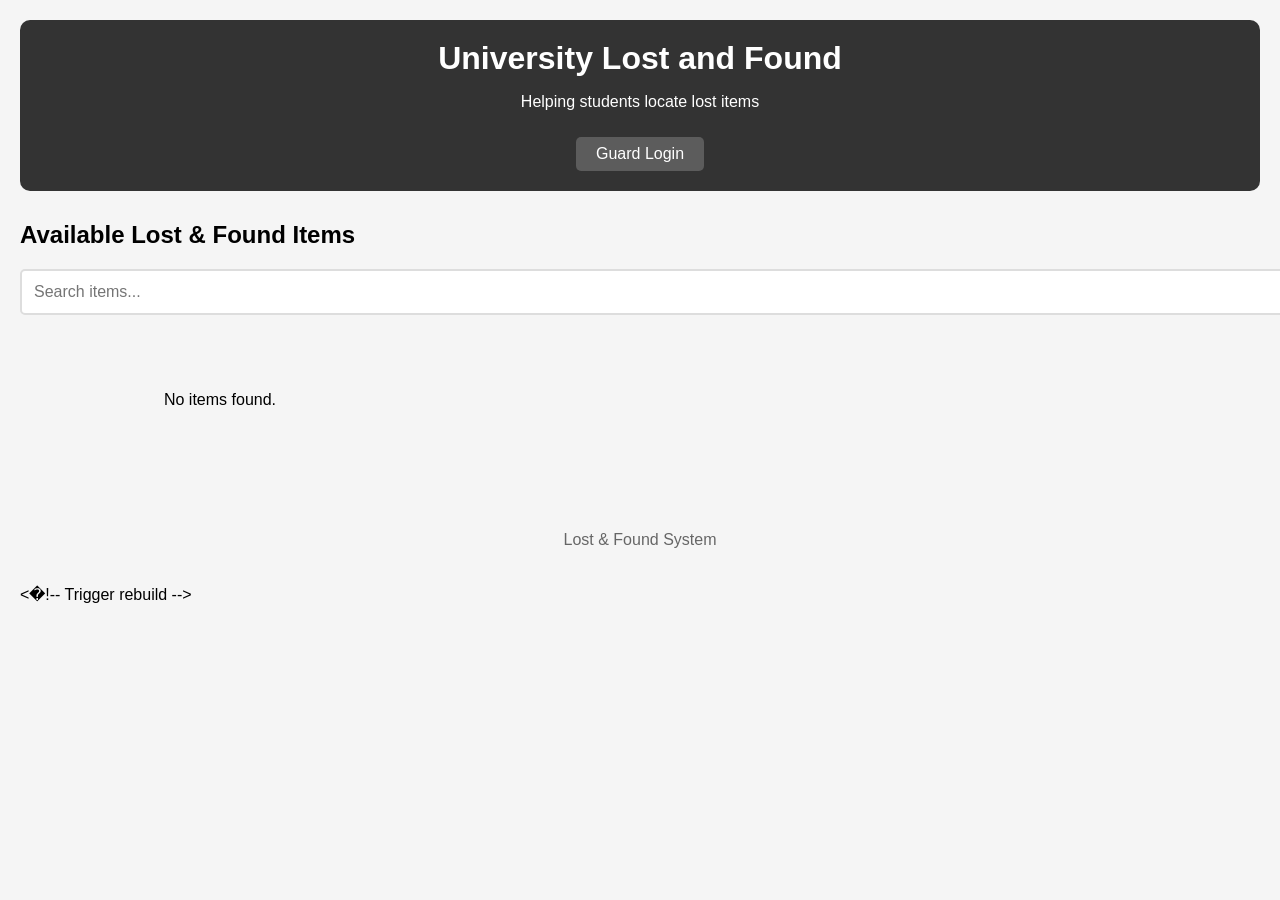
<file: index.html>
<!DOCTYPE html>
<html>

<head>
    <title>University Lost and Found</title>
    <link rel="stylesheet" href="css/style.css">
</head>

<body>
    <header>
        <h1>University Lost and Found</h1>
        <p>Helping students locate lost items</p>
        <a href="Guard.html">Guard Login</a>
    </header>

    <main>
        <section>
            <h2>Available Lost & Found Items</h2>
            
            <div style="margin: 20px 0;">
                <input 
                    id="searchInput" 
                    type="text" 
                    placeholder="Search items..." 
                    onkeyup="searchItems()"
                    style="width: 100%; padding: 12px; border: 2px solid #ddd; border-radius: 5px; font-size: 16px;"
                >
            </div>

            <div class="items-container" id="items-container">
                <!-- Items will appear here -->
            </div>
        </section>
    </main>

    <footer>
        <p>Lost & Found System</p>
    </footer>

    <script src="js/app.js"></script>
</body>

</html>< ! - -   T r i g g e r   r e b u i l d   - - >  
 
</file>
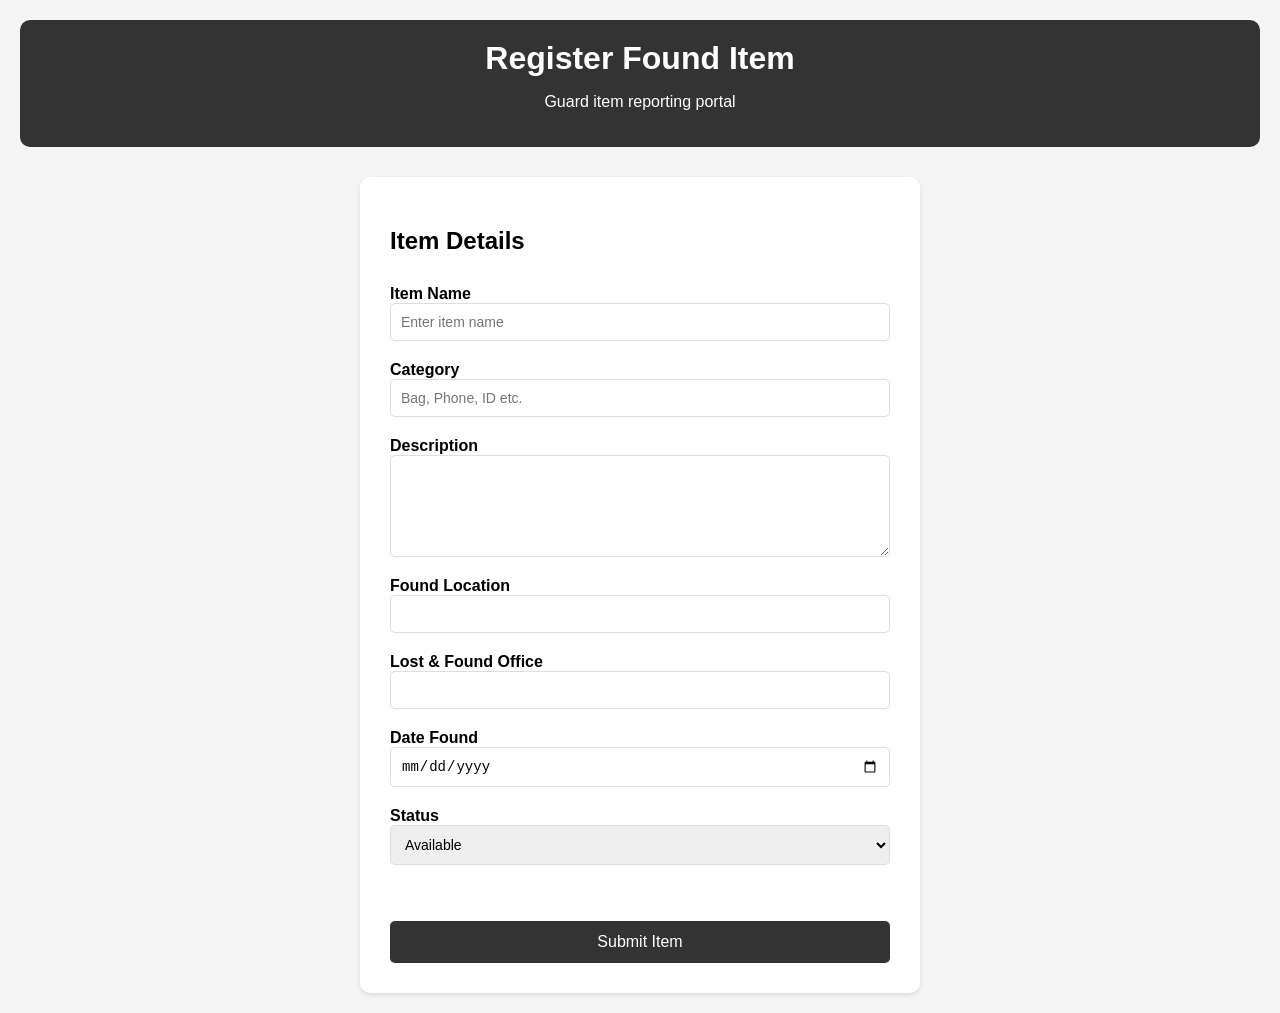
<file: add-item.html>
<!DOCTYPE html>
<html lang="en">

<head>

<meta charset="UTF-8">

<meta name="viewport" content="width=device-width, initial-scale=1.0">

<title>Add Lost Item</title>

<link rel="stylesheet" href="css/style.css">

</head>


<body>


<header>

<h1>Register Found Item</h1>

<p>
Guard item reporting portal
</p>

</header>



<main>


<section class="form-container">


<h2>Item Details</h2>


<form id="itemForm">


<label>
Item Name
</label>

<input 
id="itemName"
type="text"
placeholder="Enter item name">



<label>
Category
</label>

<input 
id="category"
type="text"
placeholder="Bag, Phone, ID etc.">



<label>
Description
</label>

<textarea id="description"></textarea>

<label>
Found Location
</label>

<input 
id="location"
type="text">


<label>
Lost & Found Office
</label>

<input 
id="office"
type="text">

<label>
Date Found
</label>

<input id="dateFound" type="date">



<label>
Status
</label>

<select id="status">

<option>
Available
</option>

<option>
Collected
</option>

</select>


<br><br>


<button type="submit">
Submit Item
</button>


</form>


</section>


</main>



<script src="js/app.js"></script>


</body>

</html>
</file>
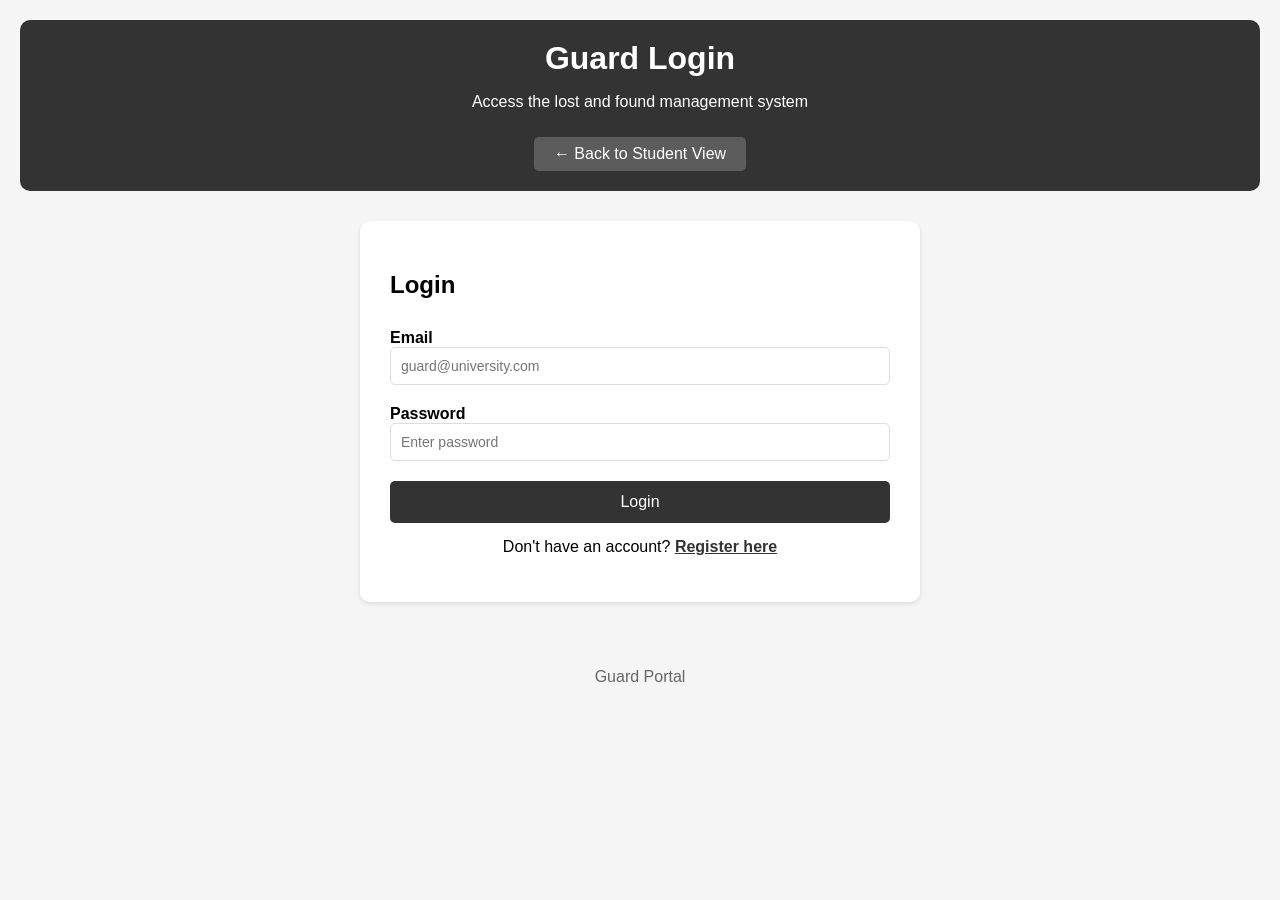
<file: dashboard.html>
<!DOCTYPE html>
<html lang="en">

<head>
    <meta charset="UTF-8">
    <meta name="viewport" content="width=device-width, initial-scale=1.0">
    <title>Guard Dashboard</title>
    <link rel="stylesheet" href="css/style.css">
</head>

<body>
    <header>
        <h1>Guard Dashboard</h1>
        <p>Manage lost and found items</p>
        <a href="index.html">← Back to Student View</a>
        <button onclick="logout()" style="background: #dc3545; margin-left: 10px;">Logout</button>
    </header>

    <main>
        <section class="dashboard">
            <div class="dashboard-card">
                <h2>Total Items</h2>
                <p id="total">0</p>
            </div>
            <div class="dashboard-card">
                <h2>Available</h2>
                <p id="available">0</p>
            </div>
            <div class="dashboard-card">
                <h2>Collected</h2>
                <p id="collected">0</p>
            </div>
        </section>

        <section style="margin-top: 30px;">
            <h2>Item Management</h2>
            <div style="display: flex; gap: 15px; flex-wrap: wrap;">
                <a href="add-item.html">
                    <button>Add New Item</button>
                </a>
                <button onclick="viewAllItems()">View All Items</button>
            </div>
        </section>

        <section style="margin-top: 30px;">
            <h2>All Items</h2>
            <div class="items-container" id="guard-items-container">
                <!-- Items will appear here with update/delete options -->
            </div>
        </section>
    </main>

    <footer>
        <p>Guard Portal</p>
    </footer>

    <script>
        function logout() {
            localStorage.removeItem("loggedInGuard");
            window.location.href = 'Guard.html';
        }

        function viewAllItems() {
            const items = JSON.parse(localStorage.getItem("items")) || [];
            const container = document.getElementById('guard-items-container');
            
            if (items.length === 0) {
                container.innerHTML = '<p>No items found.</p>';
                return;
            }

            container.innerHTML = '';
            items.forEach(item => {
                const statusClass = item.status.toLowerCase();
                container.innerHTML += `
                    <div class="item-card">
                        <h3>${item.name}</h3>
                        <p><strong>Category:</strong> ${item.category}</p>
                        <p><strong>Description:</strong> ${item.description || 'No description'}</p>
                        <p><strong>Location:</strong> ${item.location}</p>
                        <p><strong>Office:</strong> ${item.office}</p>
                        <p><strong>Date Found:</strong> ${item.dateFound || 'Not specified'}</p>
                        <p>
                            <strong>Status:</strong>
                            <span class="status ${statusClass}">${item.status}</span>
                        </p>
                        <div style="margin-top: 10px;">
                            <button onclick="updateStatus(${item.id})" style="background: #28a745; color: white; padding: 8px 15px; border: none; border-radius: 5px; cursor: pointer;">Update Status</button>
                            <button onclick="deleteItem(${item.id})" style="background: #dc3545; color: white; padding: 8px 15px; border: none; border-radius: 5px; cursor: pointer;">Delete</button>
                        </div>
                    </div>
                `;
            });
        }

        function updateStatus(id) {
            let items = JSON.parse(localStorage.getItem("items")) || [];
            const index = items.findIndex(i => i.id === id);
            
            if (index === -1) return;
            
            // Toggle between available and collected
            items[index].status = items[index].status === 'available' ? 'collected' : 'available';
            
            localStorage.setItem("items", JSON.stringify(items));
            viewAllItems();
            updateStats();
        }

        function deleteItem(id) {
            if (!confirm('Delete this item?')) return;
            
            let items = JSON.parse(localStorage.getItem("items")) || [];
            items = items.filter(i => i.id !== id);
            localStorage.setItem("items", JSON.stringify(items));
            viewAllItems();
            updateStats();
        }

        function updateStats() {
            const items = JSON.parse(localStorage.getItem("items")) || [];
            document.getElementById('total').textContent = items.length;
            document.getElementById('available').textContent = items.filter(i => i.status === 'available').length;
            document.getElementById('collected').textContent = items.filter(i => i.status === 'collected').length;
        }

        // Check if guard is logged in
        const loggedIn = JSON.parse(localStorage.getItem("loggedInGuard"));
        if (!loggedIn) {
            window.location.href = 'Guard.html';
        }

        updateStats();
        viewAllItems();
    </script>
</body>

</html>
</file>
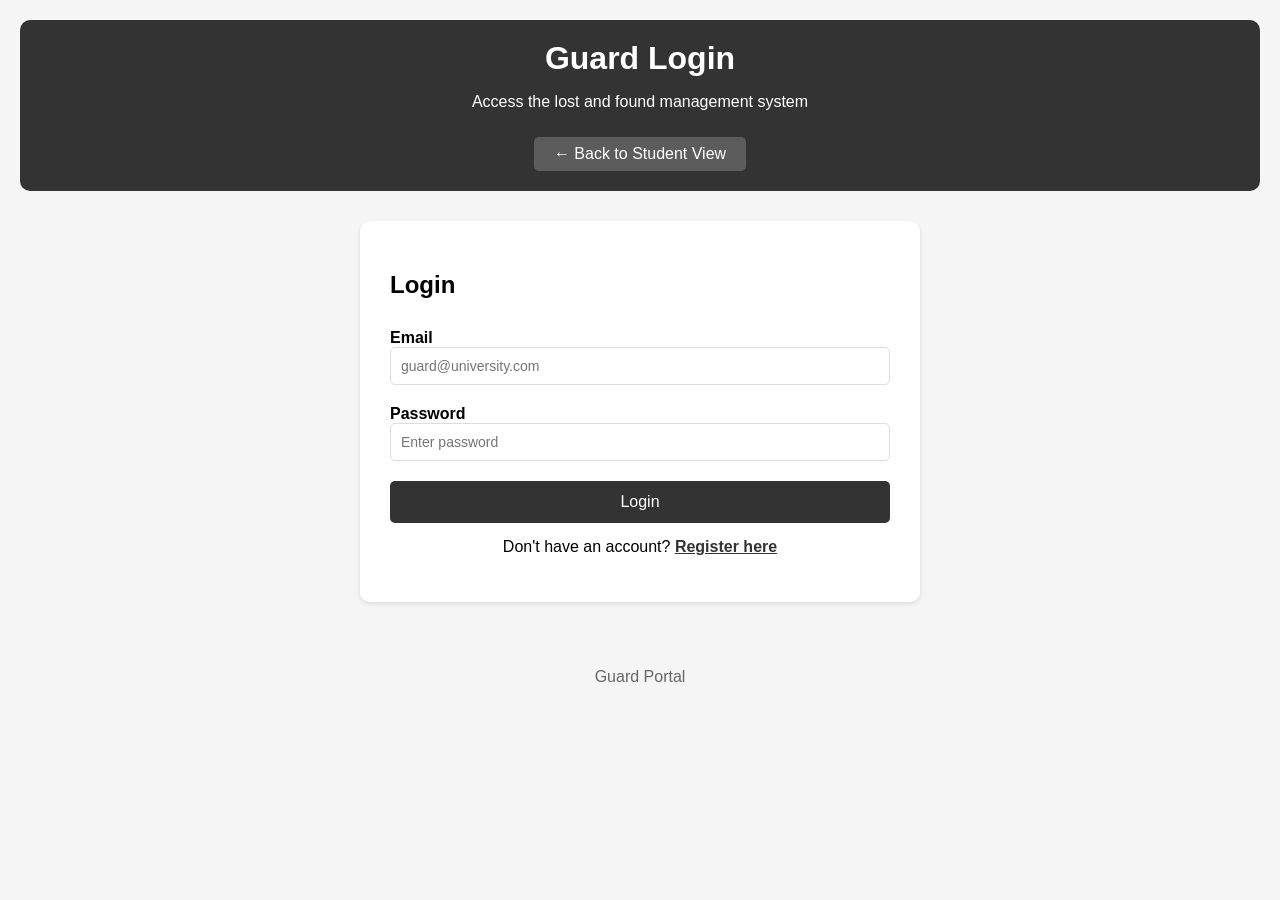
<file: Guard.html>
<!DOCTYPE html>
<html lang="en">

<head>
    <meta charset="UTF-8">
    <meta name="viewport" content="width=device-width, initial-scale=1.0">
    <title>Guard Login</title>
    <link rel="stylesheet" href="css/style.css">
</head>

<body>
    <header>
        <h1>Guard Login</h1>
        <p>Access the lost and found management system</p>
        <a href="index.html">← Back to Student View</a>
    </header>

    <main>
        <section class="form-container">
            <h2>Login</h2>
            <form id="loginForm">
                <label>Email</label>
                <input id="email" type="email" placeholder="guard@university.com" required>

                <label>Password</label>
                <input id="password" type="password" placeholder="Enter password" required>

                <button type="submit">Login</button>
            </form>
            
            <p style="text-align: center; margin-top: 15px;">
                Don't have an account? <a href="register.html" style="color: #333; font-weight: bold;">Register here</a>
            </p>
            
            <p id="loginError" style="color:red; display:none; text-align:center;">Invalid email or password!</p>
        </section>
    </main>

    <footer>
        <p>Guard Portal</p>
    </footer>

    <script>
        document.getElementById('loginForm').addEventListener('submit', function(e) {
            e.preventDefault();
            const email = document.getElementById('email').value;
            const password = document.getElementById('password').value;

            // Get registered guards from localStorage
            const guards = JSON.parse(localStorage.getItem("guards")) || [];
            
            // Check if credentials match any registered guard
            const found = guards.find(g => g.email === email && g.password === password);
            
            if (found) {
                localStorage.setItem("loggedInGuard", JSON.stringify(found));
                window.location.href = 'dashboard.html';
            } else {
                document.getElementById('loginError').style.display = 'block';
            }
        });
    </script>
</body>

</html>
</file>
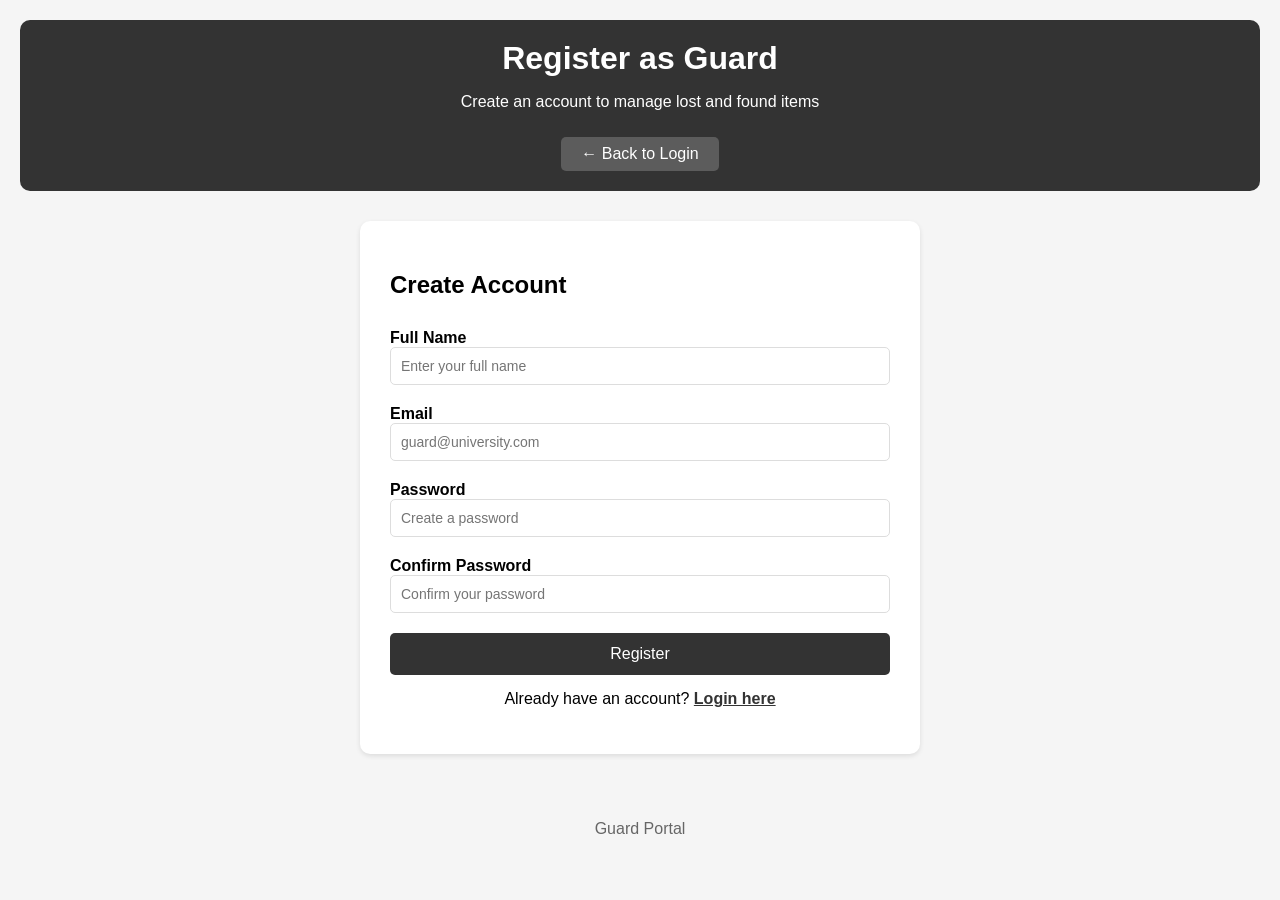
<file: register.html>
<!DOCTYPE html>
<html lang="en">

<head>
    <meta charset="UTF-8">
    <meta name="viewport" content="width=device-width, initial-scale=1.0">
    <title>Register - Guard</title>
    <link rel="stylesheet" href="css/style.css">
</head>

<body>
    <header>
        <h1>Register as Guard</h1>
        <p>Create an account to manage lost and found items</p>
        <a href="Guard.html">← Back to Login</a>
    </header>

    <main>
        <section class="form-container">
            <h2>Create Account</h2>
            <form id="registerForm">
                <label>Full Name</label>
                <input id="fullName" type="text" placeholder="Enter your full name" required>

                <label>Email</label>
                <input id="email" type="email" placeholder="guard@university.com" required>

                <label>Password</label>
                <input id="password" type="password" placeholder="Create a password" required>

                <label>Confirm Password</label>
                <input id="confirmPassword" type="password" placeholder="Confirm your password" required>

                <button type="submit">Register</button>
            </form>
            
            <p style="text-align: center; margin-top: 15px;">
                Already have an account? <a href="Guard.html" style="color: #333; font-weight: bold;">Login here</a>
            </p>
            
            <p id="registerError" style="color:red; display:none; text-align:center;"></p>
            <p id="registerSuccess" style="color:green; display:none; text-align:center;"></p>
        </section>
    </main>

    <footer>
        <p>Guard Portal</p>
    </footer>

    <script>
        document.getElementById('registerForm').addEventListener('submit', function(e) {
            e.preventDefault();
            
            const name = document.getElementById('fullName').value;
            const email = document.getElementById('email').value;
            const password = document.getElementById('password').value;
            const confirm = document.getElementById('confirmPassword').value;
            
            // Check if passwords match
            if (password !== confirm) {
                document.getElementById('registerError').textContent = 'Passwords do not match!';
                document.getElementById('registerError').style.display = 'block';
                document.getElementById('registerSuccess').style.display = 'none';
                return;
            }
            
            // Get existing guards
            let guards = JSON.parse(localStorage.getItem("guards")) || [];
            
            // Check if email already registered
            if (guards.find(g => g.email === email)) {
                document.getElementById('registerError').textContent = 'Email already registered!';
                document.getElementById('registerError').style.display = 'block';
                document.getElementById('registerSuccess').style.display = 'none';
                return;
            }
            
            // Add new guard
            guards.push({
                name: name,
                email: email,
                password: password,
                registeredAt: new Date().toISOString()
            });
            
            localStorage.setItem("guards", JSON.stringify(guards));
            
            document.getElementById('registerSuccess').textContent = 'Registration successful! Redirecting to login...';
            document.getElementById('registerSuccess').style.display = 'block';
            document.getElementById('registerError').style.display = 'none';
            
            // Redirect to login after 2 seconds
            setTimeout(() => {
                window.location.href = 'Guard.html';
            }, 2000);
        });
    </script>
</body>

</html>
</file>
<file: css/style.css>
body {
    font-family: Arial, sans-serif;
    background: #f5f5f5;
    padding: 20px;
    margin: 0;
}

header {
    background: #333;
    color: white;
    padding: 20px;
    text-align: center;
    border-radius: 10px;
    margin-bottom: 30px;
}

header a {
    color: white;
    background: rgba(255,255,255,0.2);
    padding: 8px 20px;
    border-radius: 5px;
    text-decoration: none;
    display: inline-block;
    margin-top: 10px;
}

header a:hover {
    background: rgba(255,255,255,0.3);
}

h1 {
    margin: 0;
}

.dashboard {
    display: flex;
    gap: 20px;
    margin-bottom: 30px;
    flex-wrap: wrap;
}

.dashboard-card {
    background: white;
    padding: 20px 30px;
    text-align: center;
    border-radius: 10px;
    flex: 1;
    min-width: 150px;
    box-shadow: 0 2px 5px rgba(0,0,0,0.1);
}

.dashboard-card h2 {
    font-size: 14px;
    color: #666;
    margin: 0;
}

.dashboard-card p {
    font-size: 28px;
    font-weight: bold;
    margin: 10px 0 0 0;
}

.form-container {
    background: white;
    padding: 30px;
    max-width: 500px;
    margin: 0 auto;
    border-radius: 10px;
    box-shadow: 0 2px 5px rgba(0,0,0,0.1);
}

form {
    display: flex;
    flex-direction: column;
}

form label {
    font-weight: bold;
    margin-top: 10px;
}

form input, form textarea, form select {
    padding: 10px;
    margin-bottom: 10px;
    border: 1px solid #ddd;
    border-radius: 5px;
    font-size: 14px;
}

form textarea {
    height: 80px;
}

form button {
    background: #333;
    color: white;
    padding: 12px;
    border: none;
    border-radius: 5px;
    font-size: 16px;
    cursor: pointer;
    margin-top: 10px;
}

form button:hover {
    background: #555;
}

.items-container {
    display: grid;
    grid-template-columns: repeat(auto-fill, minmax(300px, 1fr));
    gap: 20px;
}

.item-card {
    background: white;
    padding: 20px;
    border-radius: 10px;
    box-shadow: 0 2px 5px rgba(0,0,0,0.1);
    border-left: 4px solid #333;
}

.item-card h3 {
    margin: 0 0 10px 0;
}

.item-card p {
    margin: 5px 0;
}

.status {
    display: inline-block;
    padding: 3px 12px;
    border-radius: 20px;
    font-weight: bold;
    font-size: 13px;
}

.status.available {
    background: #b8d4e3;
    color: #0a3d5e;
}

.status.collected {
    background: #cce5ff;
    color: #004085;
}

button {
    cursor: pointer;
}

footer {
    text-align: center;
    padding: 20px;
    margin-top: 30px;
    color: #666;
}

@media (max-width: 768px) {
    .dashboard {
        flex-direction: column;
    }
    
    .items-container {
        grid-template-columns: 1fr;
    }
}
/* New button style for conflict */
.btn-test {
    background: #ff0000;
    color: white;
    padding: 15px 30px;
    border-radius: 10px;
    font-weight: bold;
}
.btn-new {
    background: #007bff;
    color: white;
    padding: 10px 20px;
    border-radius: 5px;
}
</file>
